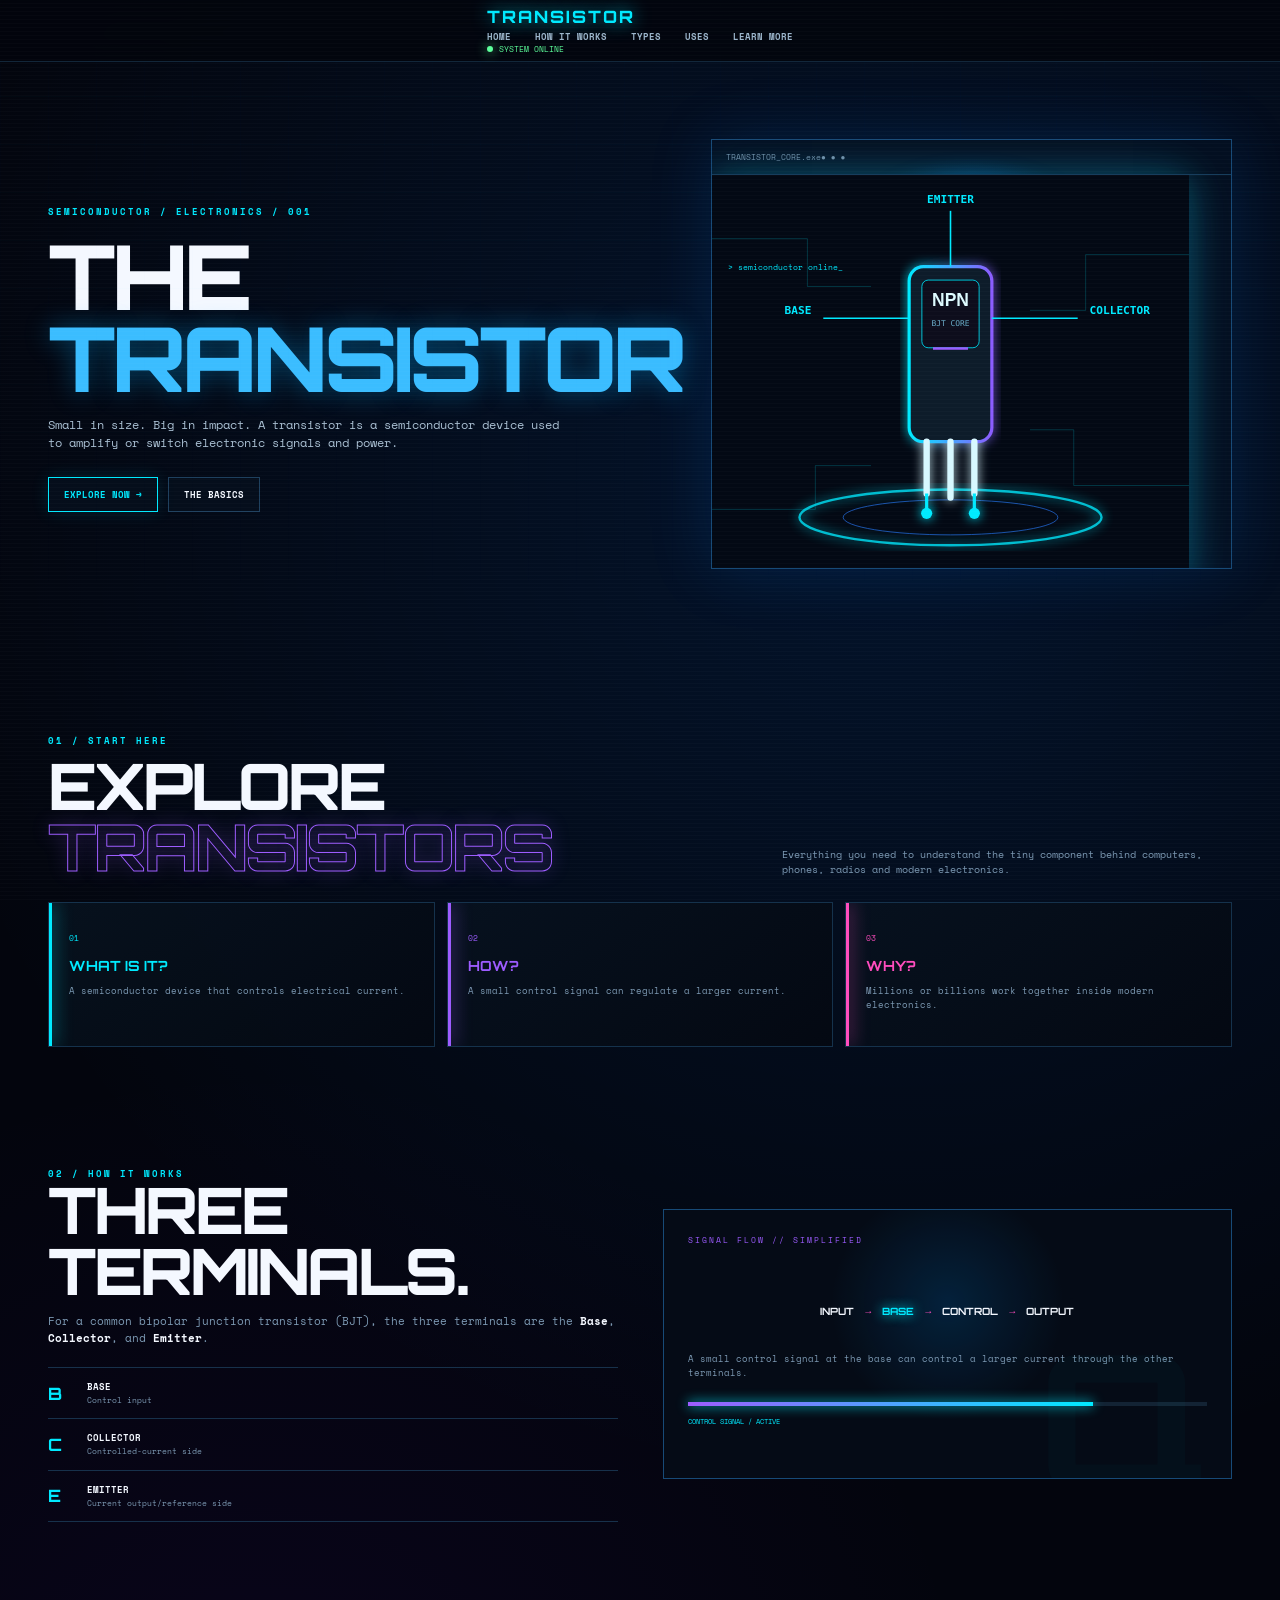
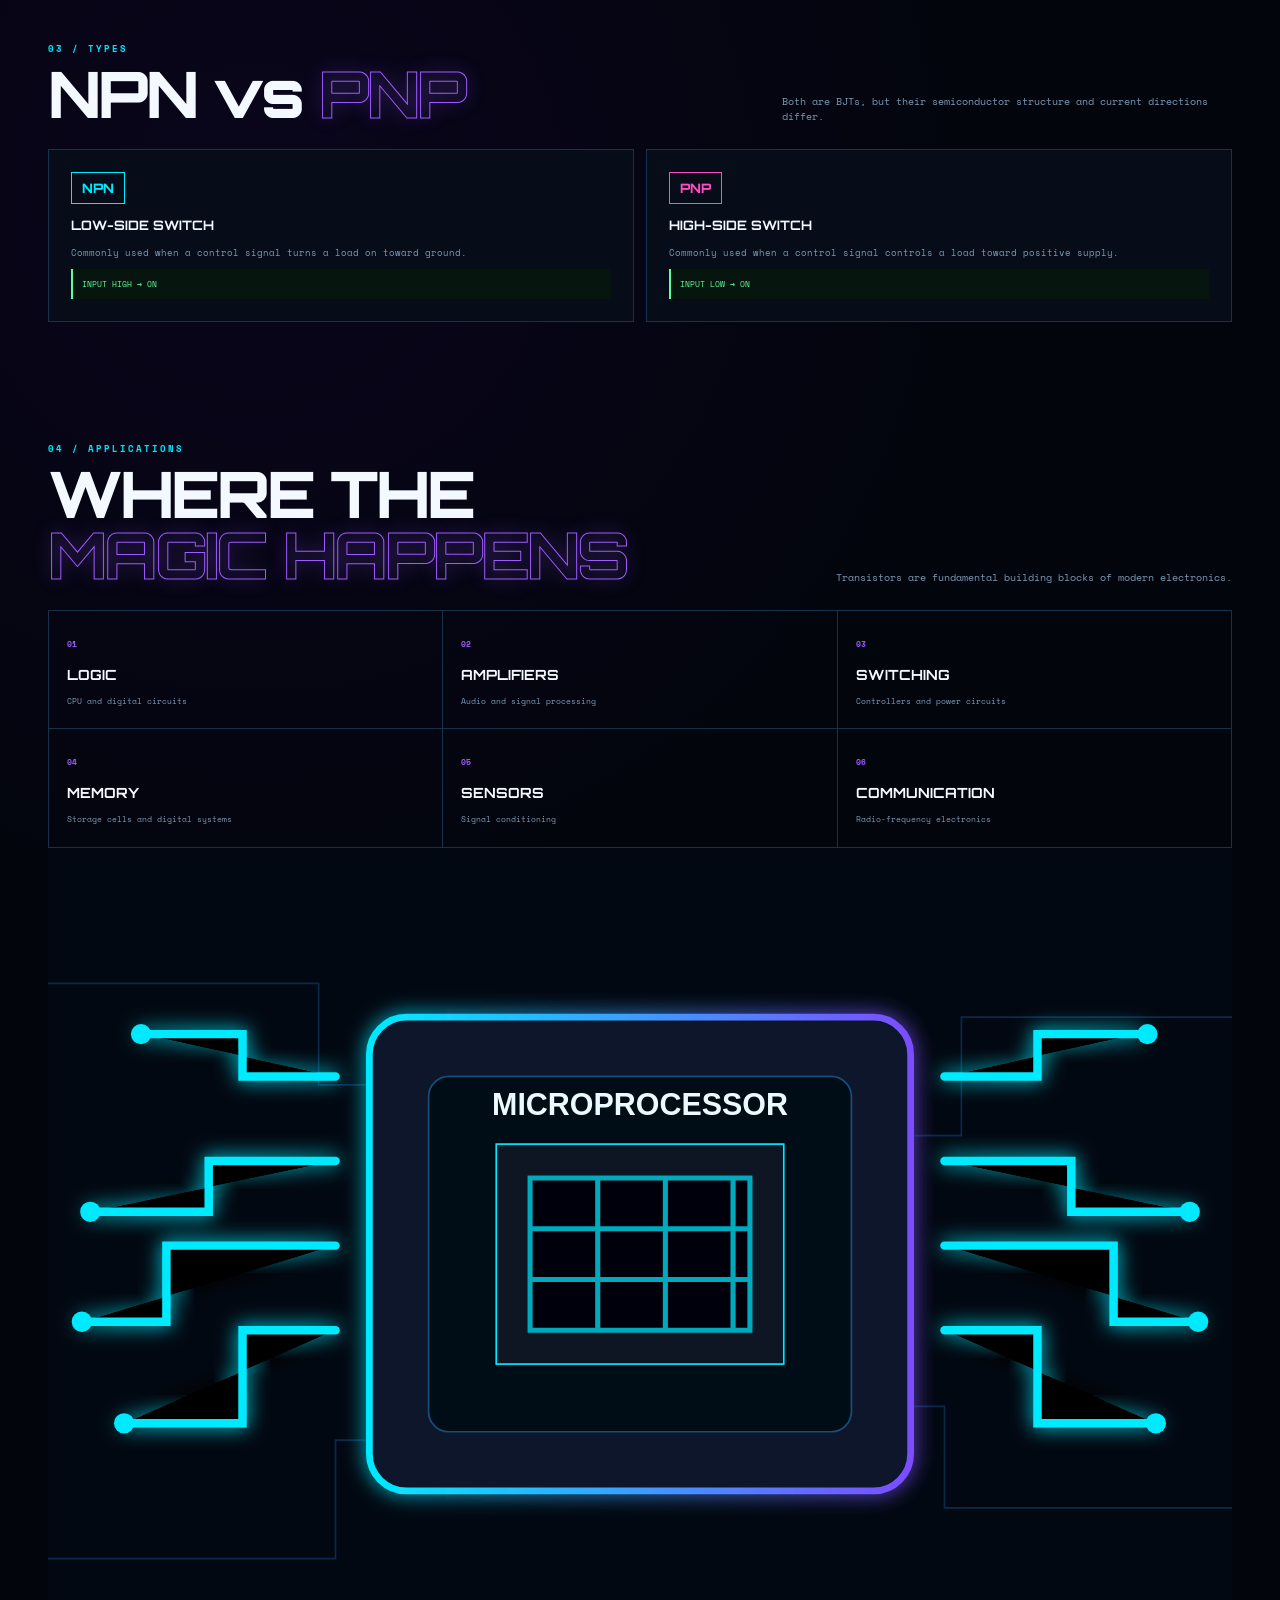
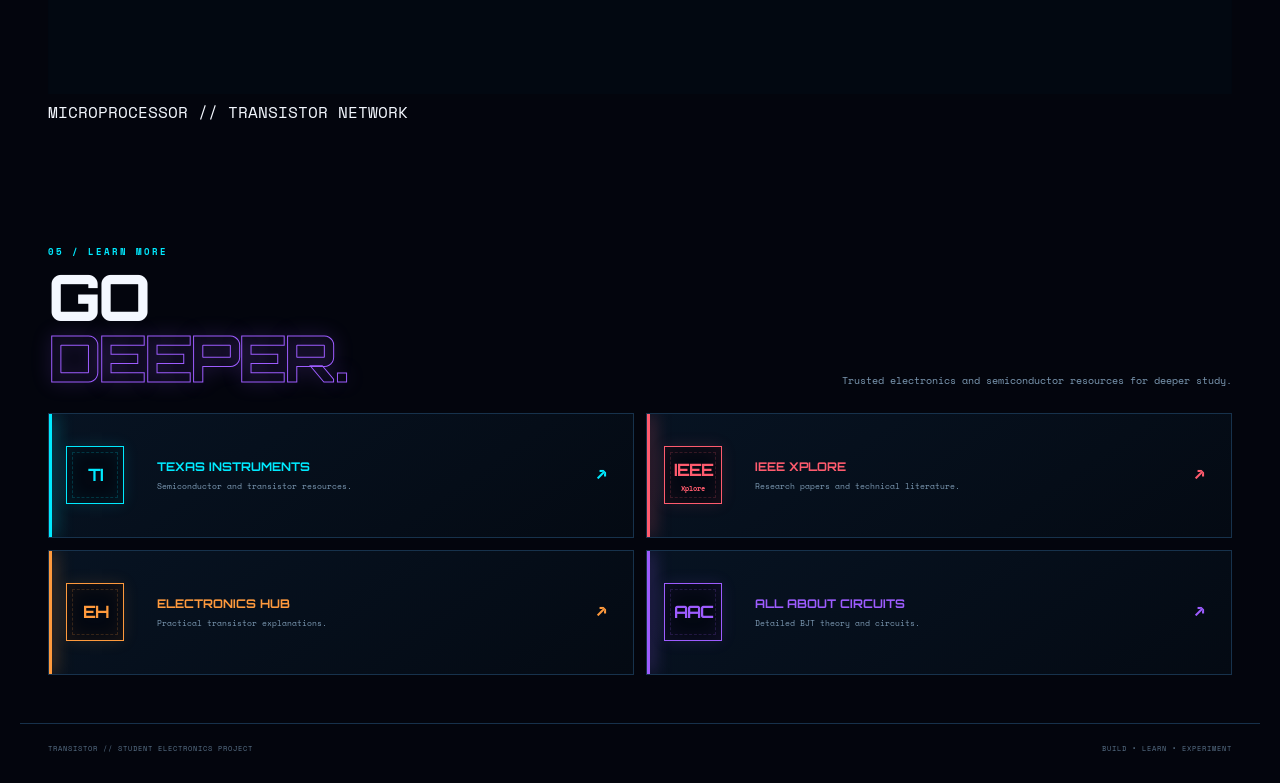
<file: index.html>
<!doctype html><html lang="en"><head><meta charset="utf-8"><meta name="viewport" content="width=device-width,initial-scale=1"><meta name="description" content="A student-friendly guide to transistors."><title>TRANSISTOR // ELECTRONICS CORE</title><link rel="preconnect" href="https://fonts.googleapis.com"><link rel="preconnect" href="https://fonts.gstatic.com" crossorigin><link href="https://fonts.googleapis.com/css2?family=Orbitron:wght@500;600;700;800&family=Space+Mono:wght@400;700&display=swap" rel="stylesheet"><link rel="stylesheet" href="style3.css"></head><body><div class="grid" aria-hidden="true"></div><header class="topbar"><div class="section-shell top-inner"><a class="brand" href="#top">TRANSISTOR</a><nav><a href="#what">HOME</a><a href="#how">HOW IT WORKS</a><a href="#types">TYPES</a><a href="#uses">USES</a><a href="#resources">LEARN MORE</a></nav><div class="status"><i></i>SYSTEM ONLINE</div></div></header><main id="top"><section class="hero section-shell"><div class="hero-copy"><p class="eyebrow">SEMICONDUCTOR / ELECTRONICS / 001</p><h1>THE<br><span>TRANSISTOR</span></h1><p class="hero-text">Small in size. Big in impact. A transistor is a semiconductor device used to amplify or switch electronic signals and power.</p><div class="hero-actions"><a class="btn primary" href="#what">EXPLORE NOW →</a><a class="btn" href="#how">THE BASICS</a></div></div><div class="hero-terminal"><div class="terminal-head"><span>TRANSISTOR_CORE.exe</span><span>● ● ●</span></div><div class="terminal-body"><p><span class="prompt">&gt;</span> loading semiconductor...</p><p><span class="ok">[OK]</span> three terminals detected</p><img class="hero-art" src="assets/transistor.svg" alt="Neon transistor illustration"><p class="cursor">&gt; semiconductor online_</p></div></div></section><section id="what" class="content-section section-shell"><div class="section-label">01 / START HERE</div><div class="section-heading"><h2>EXPLORE<br><em>TRANSISTORS</em></h2><p>Everything you need to understand the tiny component behind computers, phones, radios and modern electronics.</p></div><div class="cards three"><article class="card accent-cyan"><span class="card-no">01</span><h3>WHAT IS IT?</h3><p>A semiconductor device that controls electrical current.</p></article><article class="card accent-purple"><span class="card-no">02</span><h3>HOW?</h3><p>A small control signal can regulate a larger current.</p></article><article class="card accent-pink"><span class="card-no">03</span><h3>WHY?</h3><p>Millions or billions work together inside modern electronics.</p></article></div></section><section id="how" class="content-section section-shell split"><div><div class="section-label">02 / HOW IT WORKS</div><h2>THREE<br><span>TERMINALS.</span></h2><p class="lead">For a common bipolar junction transistor (BJT), the three terminals are the <strong>Base</strong>, <strong>Collector</strong>, and <strong>Emitter</strong>.</p><div class="terminal-list"><div><b>B</b><span><strong>BASE</strong><small>Control input</small></span></div><div><b>C</b><span><strong>COLLECTOR</strong><small>Controlled-current side</small></span></div><div><b>E</b><span><strong>EMITTER</strong><small>Current output/reference side</small></span></div></div></div><div class="explainer"><div class="explainer-top">SIGNAL FLOW // SIMPLIFIED</div><div class="flow"><span>INPUT</span><b>→</b><span class="glow">BASE</span><b>→</b><span>CONTROL</span><b>→</b><span>OUTPUT</span></div><p>A small control signal at the base can control a larger current through the other terminals.</p><div class="meter"><span style="width:78%"></span></div><small>CONTROL SIGNAL / ACTIVE</small></div></section><section id="types" class="content-section section-shell"><div class="section-label">03 / TYPES</div><div class="section-heading"><h2>NPN vs <em>PNP</em></h2><p>Both are BJTs, but their semiconductor structure and current directions differ.</p></div><div class="compare"><article class="type-card"><div class="type-badge">NPN</div><h3>LOW-SIDE SWITCH</h3><p>Commonly used when a control signal turns a load on toward ground.</p><div class="mini-code">INPUT HIGH → ON</div></article><article class="type-card"><div class="type-badge pnp">PNP</div><h3>HIGH-SIDE SWITCH</h3><p>Commonly used when a control signal controls a load toward positive supply.</p><div class="mini-code">INPUT LOW → ON</div></article></div></section><section id="uses" class="content-section section-shell"><div class="section-label">04 / APPLICATIONS</div><div class="section-heading"><h2>WHERE THE<br><em>MAGIC HAPPENS</em></h2><p>Transistors are fundamental building blocks of modern electronics.</p></div><div class="use-grid"><div class="use"><b>01</b><span>LOGIC</span><small>CPU and digital circuits</small></div><div class="use"><b>02</b><span>AMPLIFIERS</span><small>Audio and signal processing</small></div><div class="use"><b>03</b><span>SWITCHING</span><small>Controllers and power circuits</small></div><div class="use"><b>04</b><span>MEMORY</span><small>Storage cells and digital systems</small></div><div class="use"><b>05</b><span>SENSORS</span><small>Signal conditioning</small></div><div class="use"><b>06</b><span>COMMUNICATION</span><small>Radio-frequency electronics</small></div></div><div class="chip-strip"><img src="assets/chip.svg" alt="Neon microprocessor illustration"><span>MICROPROCESSOR // TRANSISTOR NETWORK</span></div></section><section id="resources" class="content-section section-shell resources"><div class="section-label">05 / LEARN MORE</div><div class="section-heading"><h2>GO<br><em>DEEPER.</em></h2><p>Trusted electronics and semiconductor resources for deeper study.</p></div><div class="resource-cards"><a class="resource-card ti" href="https://www.ti.com/product-category/passive-discrete/transistors/overview.html" target="_blank" rel="noopener"><div class="resource-logo"><strong>TI</strong></div><div><h3>TEXAS INSTRUMENTS</h3><p>Semiconductor and transistor resources.</p></div><b>↗</b></a><a class="resource-card ieee" href="https://ieeexplore.ieee.org/" target="_blank" rel="noopener"><div class="resource-logo"><strong>IEEE</strong><span>Xplore</span></div><div><h3>IEEE XPLORE</h3><p>Research papers and technical literature.</p></div><b>↗</b></a><a class="resource-card hub" href="https://www.electronicshub.org/introduction-to-transistors/" target="_blank" rel="noopener"><div class="resource-logo"><strong>EH</strong></div><div><h3>ELECTRONICS HUB</h3><p>Practical transistor explanations.</p></div><b>↗</b></a><a class="resource-card aac" href="https://www.allaboutcircuits.com/textbook/semiconductors/chpt-4/bipolar-junction-transistors-bjt/" target="_blank" rel="noopener"><div class="resource-logo"><strong>AAC</strong></div><div><h3>ALL ABOUT CIRCUITS</h3><p>Detailed BJT theory and circuits.</p></div><b>↗</b></a></div></section></main><footer class="footer section-shell"><span>TRANSISTOR // STUDENT ELECTRONICS PROJECT</span><span>BUILD • LEARN • EXPERIMENT</span></footer><script src="script.js"></script></body></html>
</file>
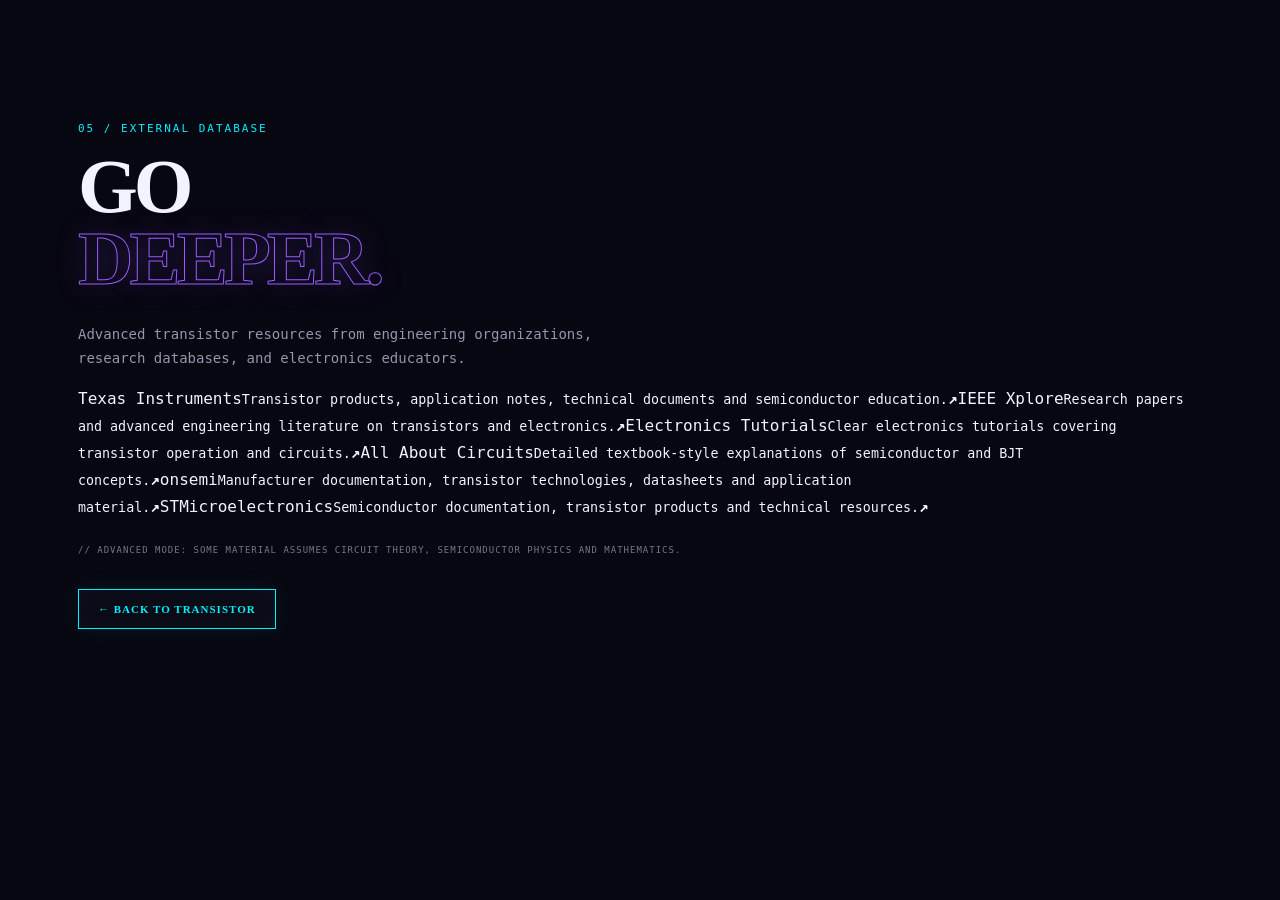
<file: resources.html>
<!doctype html><html><head><meta charset="utf-8"><meta name="viewport" content="width=device-width,initial-scale=1"><title>TRANSISTOR // Deep Resources</title><link rel="stylesheet" href="style.css"></head><body><main class="section-shell content-section"><div class="section-label">05 / EXTERNAL DATABASE</div><h2>GO<br><em>DEEPER.</em></h2><p class="lead">Advanced transistor resources from engineering organizations, research databases, and electronics educators.</p><div class="resource-list"><a href="https://www.ti.com/" target="_blank" rel="noopener"><span>Texas Instruments</span><small>Transistor products, application notes, technical documents and semiconductor education.</small><b>↗</b></a><a href="https://ieeexplore.ieee.org/" target="_blank" rel="noopener"><span>IEEE Xplore</span><small>Research papers and advanced engineering literature on transistors and electronics.</small><b>↗</b></a><a href="https://www.electronics-tutorials.ws/transistor/tran_1.html" target="_blank" rel="noopener"><span>Electronics Tutorials</span><small>Clear electronics tutorials covering transistor operation and circuits.</small><b>↗</b></a><a href="https://www.allaboutcircuits.com/textbook/semiconductors/chpt-4/bipolar-junction-transistors/" target="_blank" rel="noopener"><span>All About Circuits</span><small>Detailed textbook-style explanations of semiconductor and BJT concepts.</small><b>↗</b></a><a href="https://www.onsemi.com/" target="_blank" rel="noopener"><span>onsemi</span><small>Manufacturer documentation, transistor technologies, datasheets and application material.</small><b>↗</b></a><a href="https://www.st.com/" target="_blank" rel="noopener"><span>STMicroelectronics</span><small>Semiconductor documentation, transistor products and technical resources.</small><b>↗</b></a></div><p class="advanced-warning">// ADVANCED MODE: SOME MATERIAL ASSUMES CIRCUIT THEORY, SEMICONDUCTOR PHYSICS AND MATHEMATICS.</p><br><a class="btn primary" href="index.html">← BACK TO TRANSISTOR</a></main></body></html>
</file>
<file: style3.css>
@import url('style2.css');
.hero-terminal{display:flex;flex-direction:column}.hero-art{width:min(92%,560px);height:auto;margin:auto;filter:drop-shadow(0 0 18px rgba(0,234,255,.28)) drop-shadow(0 0 35px rgba(35,140,255,.16));animation:floatChip 5s ease-in-out infinite}.chip-showcase{margin-top:20px;border:1px solid #174a77;background:#040b15;padding:14px;overflow:hidden;position:relative}.chip-showcase img{display:block;width:100%;height:auto;filter:drop-shadow(0 0 18px rgba(0,234,255,.25))}.chip-caption{display:flex;justify-content:space-between;gap:15px;color:#6f91aa;font:700 7px 'Space Mono';letter-spacing:1px;margin-top:8px}.circuit-showcase{margin-top:18px;border:1px solid #173d5c;background:#030914;box-shadow:0 0 35px rgba(0,120,255,.12);overflow:hidden}.circuit-showcase img{display:block;width:100%;height:auto;opacity:.9}.resource-logo{position:relative}.resource-logo:after{content:'';position:absolute;inset:5px;border:1px dashed currentColor;opacity:.18;pointer-events:none}.resource-card:hover .resource-logo{box-shadow:0 0 24px color-mix(in srgb,currentColor 24%,transparent),inset 0 0 25px color-mix(in srgb,currentColor 12%,transparent)}@keyframes floatChip{0%,100%{transform:translateY(0) rotate(-1deg)}50%{transform:translateY(-8px) rotate(1deg)}}@media(max-width:850px){.hero-art{max-width:500px}.chip-showcase{margin-top:15px}}@media(prefers-reduced-motion:reduce){.hero-art{animation:none}}
</file>
<file: style.css>
:root{--bg:#070711;--panel:#0d0d1a;--line:#24243d;--text:#f3f2ff;--muted:#9695ad;--cyan:#00f0ff;--purple:#9b5cff;--pink:#ff3fbd;--green:#72ff9a;--max:1180px}*{box-sizing:border-box}html{scroll-behavior:smooth}body{margin:0;background:var(--bg);color:var(--text);font-family:'Space Mono',monospace;line-height:1.7;overflow-x:hidden}a{color:inherit;text-decoration:none}.scanlines{position:fixed;inset:0;pointer-events:none;z-index:20;background:repeating-linear-gradient(0deg,rgba(255,255,255,.015) 0,rgba(255,255,255,.015) 1px,transparent 1px,transparent 4px);mix-blend-mode:screen}.grid{position:fixed;inset:0;pointer-events:none;opacity:.18;background-image:linear-gradient(rgba(0,240,255,.09) 1px,transparent 1px),linear-gradient(90deg,rgba(155,92,255,.09) 1px,transparent 1px);background-size:50px 50px;mask-image:linear-gradient(to bottom,black,transparent 75%)}.section-shell{max-width:var(--max);margin:auto;padding-left:28px;padding-right:28px}.topbar{height:76px;display:flex;align-items:center;justify-content:space-between;border-bottom:1px solid var(--line);padding:0 max(28px,calc((100vw - var(--max))/2));position:sticky;top:0;z-index:15;background:rgba(7,7,17,.86);backdrop-filter:blur(14px)}.brand{font:800 22px Orbitron;letter-spacing:3px;color:var(--cyan);text-shadow:0 0 18px rgba(0,240,255,.6)}.brand span{color:var(--pink)}nav{display:flex;gap:24px;font-size:11px;color:var(--muted)}nav a:hover{color:var(--cyan)}.status{font-size:10px;color:var(--green);white-space:nowrap}.status i{display:inline-block;width:7px;height:7px;background:var(--green);border-radius:50%;box-shadow:0 0 12px var(--green);margin-right:7px}.hero{min-height:calc(100vh - 76px);display:grid;grid-template-columns:1.1fr .9fr;gap:70px;align-items:center;padding-top:70px;padding-bottom:90px}.eyebrow,.section-label{font-size:11px;color:var(--cyan);letter-spacing:2px}.hero h1,.content-section h2{font:800 clamp(50px,8vw,105px)/.94 Orbitron;letter-spacing:-4px;margin:18px 0 28px}.hero h1 span,.content-section h2 em{font-style:normal;color:transparent;-webkit-text-stroke:1px var(--purple);text-shadow:0 0 30px rgba(155,92,255,.2)}.hero-text{max-width:650px;color:#b8b7c9;font-size:16px}.hero-actions{display:flex;gap:14px;margin-top:34px;flex-wrap:wrap}.btn{border:1px solid var(--line);padding:13px 19px;font:700 11px 'Space Mono';letter-spacing:1px;background:#0b0b16}.btn:hover{border-color:var(--cyan);box-shadow:0 0 22px rgba(0,240,255,.14)}.btn.primary{border-color:var(--cyan);color:var(--cyan);box-shadow:inset 0 0 20px rgba(0,240,255,.04),0 0 22px rgba(0,240,255,.08)}.btn.primary b{margin-left:16px}.hero-terminal{border:1px solid #393952;background:linear-gradient(145deg,#0f1020,#090912);box-shadow:0 0 60px rgba(155,92,255,.1),inset 0 0 50px rgba(0,240,255,.025);transform:perspective(900px) rotateY(-3deg)}.terminal-head{display:flex;justify-content:space-between;padding:12px 16px;border-bottom:1px solid #2b2b43;color:#77768d;font-size:10px}.terminal-body{padding:22px 24px;color:#aaa9bb;font-size:12px}.prompt,.ok{color:var(--cyan)}.ok{color:var(--green)}.terminal-diagram{height:180px;position:relative;margin:12px 0}.component{position:absolute;left:50%;top:48%;transform:translate(-50%,-50%);font:800 52px Orbitron;color:var(--purple);text-shadow:0 0 25px rgba(155,92,255,.8)}.wire{position:absolute;background:var(--cyan);box-shadow:0 0 9px var(--cyan)}.w1{width:32%;height:1px;left:0;top:48%}.w2{width:1px;height:34%;left:50%;top:0}.w3{width:32%;height:1px;right:0;top:48%}.node{position:absolute;color:var(--cyan);font-weight:bold}.n1{right:0;top:42%}.n2{left:48%;top:0}.n3{right:0;top:54%;transform:translateY(25px)}.cursor{color:var(--pink);animation:blink 1s steps(2,end) infinite}@keyframes blink{50%{opacity:.3}}.content-section{padding-top:120px;padding-bottom:70px}.section-heading{display:flex;align-items:end;justify-content:space-between;gap:50px}.section-heading p{max-width:420px;color:var(--muted);font-size:13px;margin-bottom:30px}.content-section h2{font-size:clamp(42px,6vw,78px);margin-top:12px}.cards{display:grid;gap:16px}.cards.three{grid-template-columns:repeat(3,1fr)}.card{background:rgba(13,13,26,.8);border:1px solid var(--line);padding:28px;min-height:220px;position:relative}.card:before{content:'';position:absolute;top:-1px;left:20px;right:20px;height:2px;background:currentColor;box-shadow:0 0 18px currentColor}.accent-cyan{color:var(--cyan)}.accent-purple{color:var(--purple)}.accent-pink{color:var(--pink)}.card h3{font:700 20px Orbitron;color:var(--text);letter-spacing:1px}.card p{color:var(--muted);font-size:12px}.card-no{font-size:10px;color:currentColor}.split{display:grid;grid-template-columns:1fr 1fr;gap:70px;align-items:center}.lead{color:var(--muted);font-size:14px;max-width:560px}.lead strong{color:var(--text)}.terminal-list{margin-top:30px;border-top:1px solid var(--line)}.terminal-list>div{display:flex;align-items:center;gap:18px;padding:15px 0;border-bottom:1px solid var(--line)}.terminal-list b{font:700 20px Orbitron;color:var(--cyan);width:30px}.terminal-list span{display:grid}.terminal-list strong{font-size:11px;letter-spacing:1px}.terminal-list small{color:var(--muted);font-size:10px}.explainer{border:1px solid var(--line);padding:28px;background:radial-gradient(circle at 50% 20%,rgba(155,92,255,.13),transparent 45%)}.explainer-top{font-size:10px;color:var(--purple);letter-spacing:2px}.flow{display:flex;align-items:center;justify-content:center;gap:10px;flex-wrap:wrap;margin:50px 0 30px;font:700 11px Orbitron}.flow b{color:var(--pink)}.flow .glow{color:var(--cyan);text-shadow:0 0 12px var(--cyan)}.explainer p{font-size:12px;color:var(--muted)}.meter{height:5px;background:#1c1c2d;margin-top:28px}.meter span{display:block;height:100%;background:linear-gradient(90deg,var(--purple),var(--cyan));box-shadow:0 0 12px rgba(0,240,255,.7)}.explainer>small{display:block;margin-top:8px;color:var(--cyan);font-size:9px}.compare{display:grid;grid-template-columns:1fr 1fr;gap:16px}.type-card{padding:30px;border:1px solid var(--line);background:#0c0c18}.type-badge{display:inline-block;padding:8px 12px;border:1px solid var(--cyan);color:var(--cyan);font:800 15px Orbitron;box-shadow:0 0 18px rgba(0,240,255,.08)}.type-badge.pnp{border-color:var(--pink);color:var(--pink)}.type-card h3{font:700 18px Orbitron}.type-card p{font-size:12px;color:var(--muted)}.mini-code{font-size:10px;color:var(--green);padding:12px;border-left:2px solid var(--green);background:#0a1210}.note{margin-top:16px;border:1px dashed #35354e;padding:16px;color:#858499;font-size:10px}.use-grid{display:grid;grid-template-columns:repeat(3,1fr);border-top:1px solid var(--line);border-left:1px solid var(--line)}.use{padding:25px;border-right:1px solid var(--line);border-bottom:1px solid var(--line);min-height:145px}.use b{display:block;color:var(--purple);font-size:10px}.use span{display:block;font:700 18px Orbitron;margin:18px 0 4px}.use small{color:var(--muted);font-size:10px}.resource-cards{display:grid;grid-template-columns:1fr 1fr;gap:16px;margin-top:18px}.resource-card{display:grid;grid-template-columns:92px 1fr 24px;gap:20px;align-items:center;min-height:170px;padding:24px;border:1px solid var(--line);background:linear-gradient(145deg,rgba(15,15,30,.96),rgba(9,9,18,.96));position:relative;overflow:hidden;transition:.2s}.resource-card:before{content:'';position:absolute;left:0;top:0;bottom:0;width:3px;background:currentColor;box-shadow:0 0 20px currentColor}.resource-card:hover{transform:translateY(-3px);border-color:currentColor;box-shadow:0 0 30px color-mix(in srgb,currentColor 16%,transparent)}.resource-logo{width:72px;height:72px;display:flex;flex-direction:column;align-items:center;justify-content:center;border:1px solid currentColor;background:#090913;box-shadow:inset 0 0 22px color-mix(in srgb,currentColor 10%,transparent),0 0 18px color-mix(in srgb,currentColor 10%,transparent);font-family:Orbitron;color:currentColor}.resource-logo strong{font-size:21px;letter-spacing:-1px}.resource-logo span{font:700 8px 'Space Mono';margin-top:1px}.resource-card h3{font:700 14px Orbitron;letter-spacing:.5px;margin:0 0 8px;color:var(--text)}.resource-card p{font-size:10px;color:var(--muted);margin:0}.resource-card>b{font-size:20px;color:currentColor}.resource-card.ti{color:#00d9ff}.resource-card.ieee{color:#ff5b6e}.resource-card.hub{color:#ff9a3d}.resource-card.aac{color:#9b5cff}.advanced-warning{font-size:9px;color:#77768c;letter-spacing:1px;margin-top:22px}.footer{border-top:1px solid var(--line);padding-top:28px;padding-bottom:35px;display:flex;justify-content:space-between;color:#5e5d72;font-size:9px;letter-spacing:1px}@media(max-width:850px){nav{display:none}.status{font-size:8px}.hero{grid-template-columns:1fr;gap:35px;padding-top:55px}.hero-terminal{transform:none}.section-heading{display:block}.cards.three,.compare,.use-grid,.split,.resource-cards{grid-template-columns:1fr}.content-section{padding-top:85px}.footer{display:block}.footer span{display:block;margin-bottom:8px}}@media(max-width:480px){.section-shell{padding-left:18px;padding-right:18px}.topbar{padding:0 18px}.hero h1{font-size:52px}.content-section h2{font-size:43px;letter-spacing:-2px}.hero-text{font-size:13px}.hero-actions{display:grid}.btn{text-align:center}.terminal-body{padding:18px 14px}.resource-card{grid-template-columns:70px 1fr 18px;padding:18px;gap:14px}.resource-logo{width:60px;height:60px}.resource-logo strong{font-size:17px}.resource-card h3{font-size:11px}}
</file>
